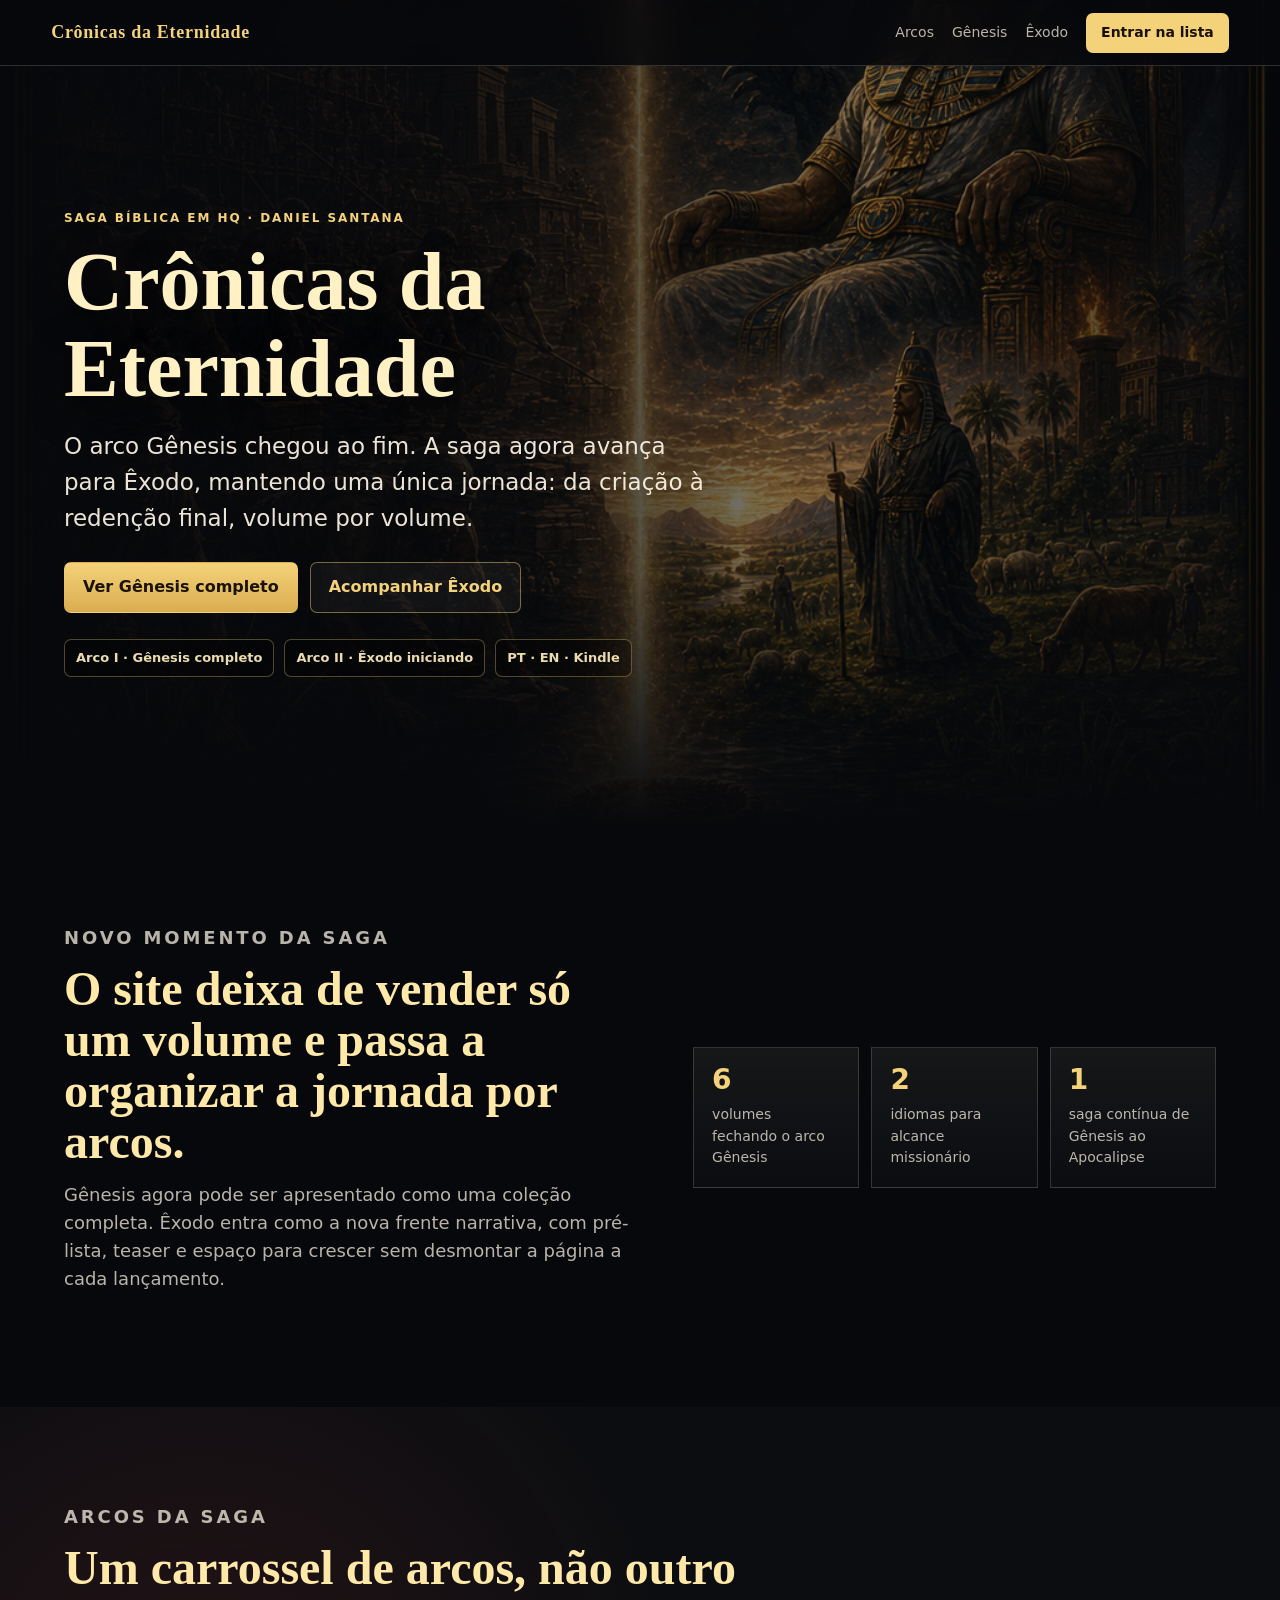
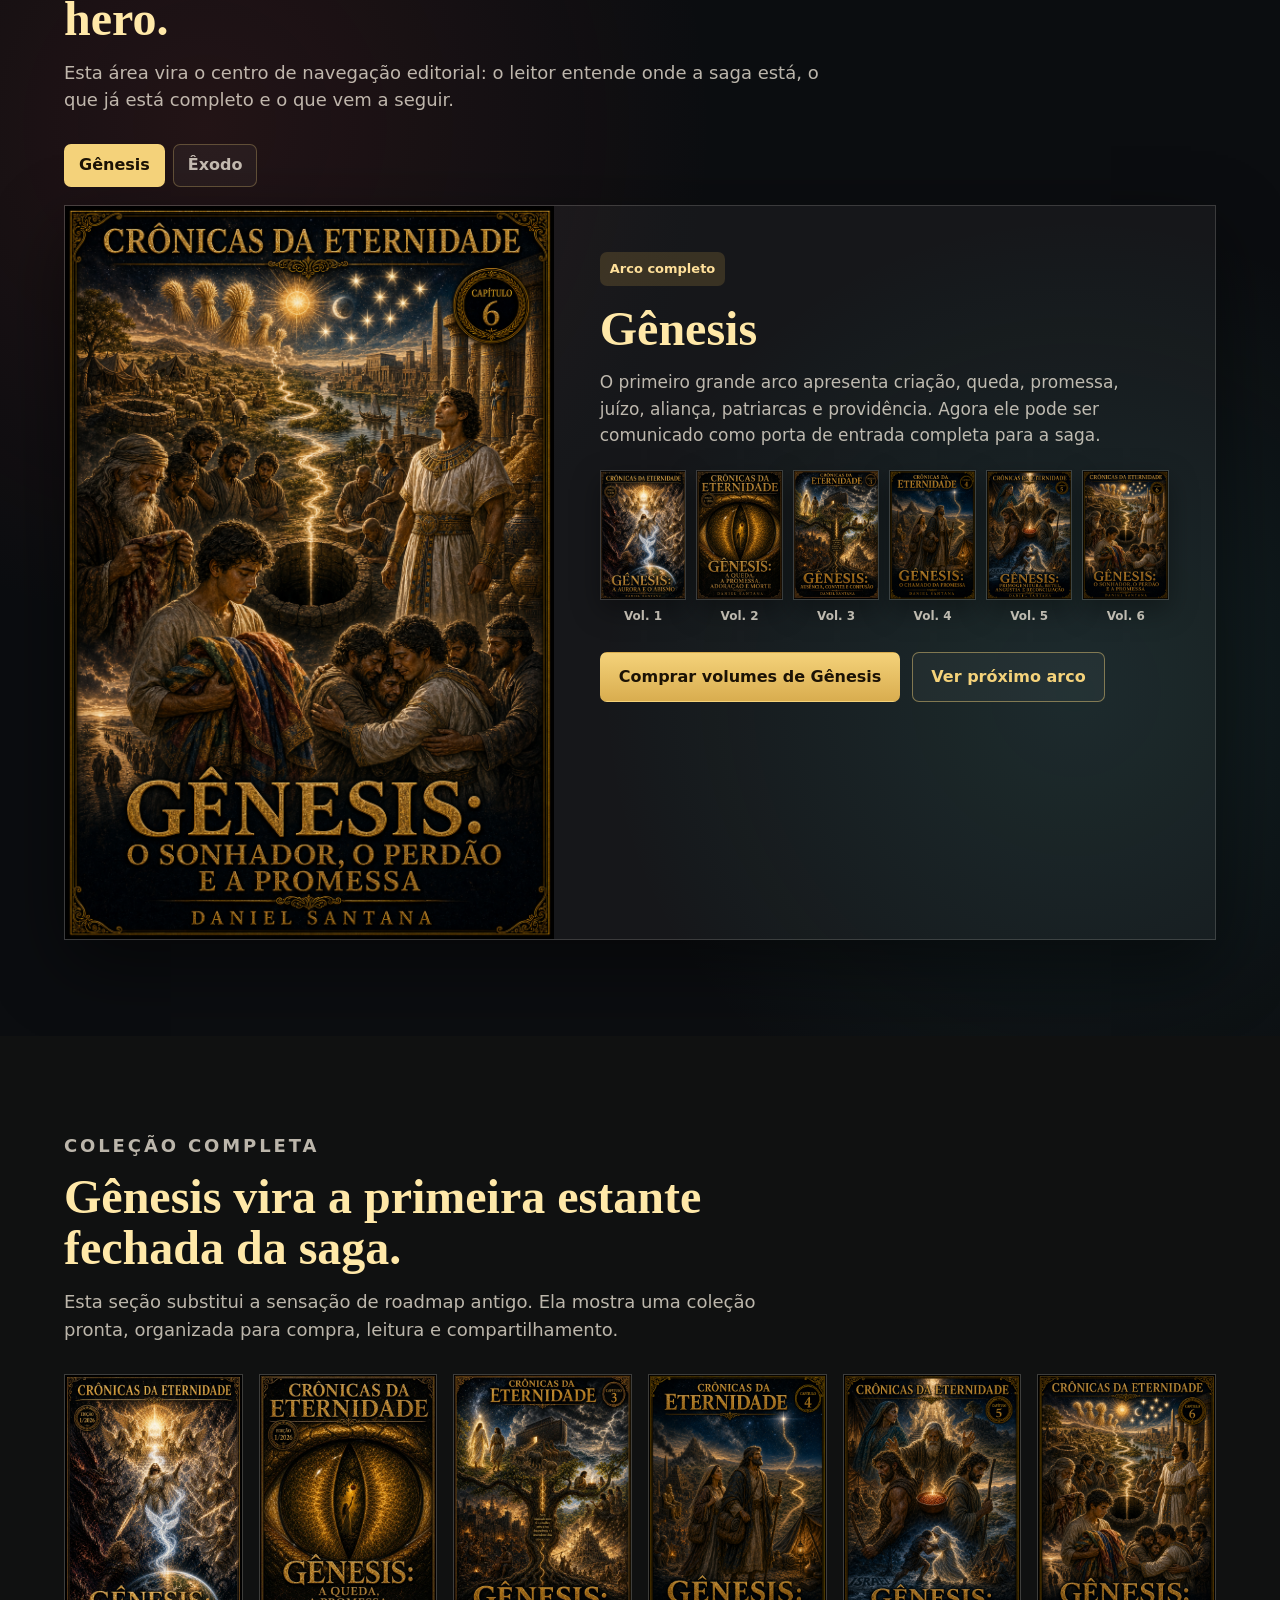
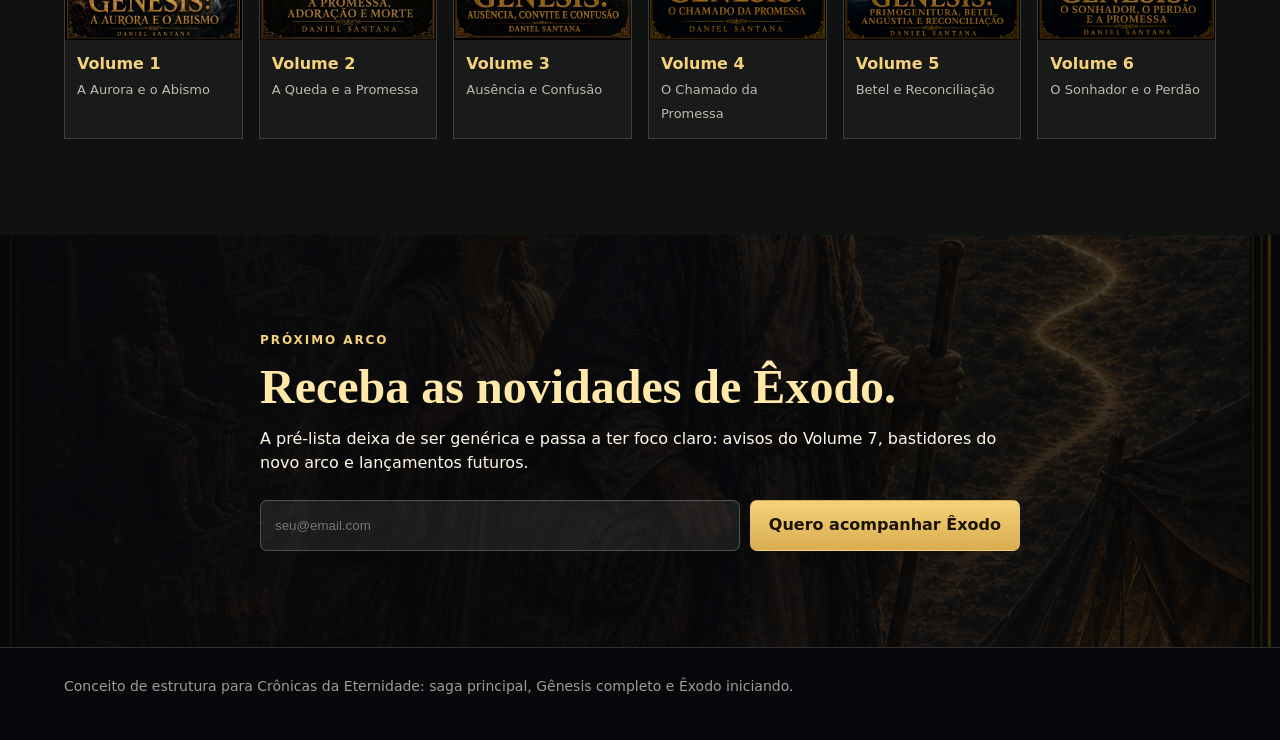
<file: index-conceito-exodo.html>
<!doctype html>
<html lang="pt-BR">
  <head>
    <meta charset="utf-8">
    <meta name="viewport" content="width=device-width, initial-scale=1">
    <title>Crônicas da Eternidade | Conceito Arco Êxodo</title>
    <style>
      :root {
        --ink: #07080b;
        --night: #111820;
        --panel: #151414;
        --paper: #fff7e8;
        --muted: rgba(255, 247, 232, 0.72);
        --line: rgba(255, 247, 232, 0.16);
        --gold: #d9ad4f;
        --gold-2: #f4d27a;
        --red: #8f3131;
        --teal: #3f9a96;
        --blue: #3f7db3;
        --shadow: 0 26px 70px rgba(0, 0, 0, 0.48);
      }

      * { box-sizing: border-box; }
      html { scroll-behavior: smooth; }
      body {
        margin: 0;
        background: var(--ink);
        color: var(--paper);
        font-family: Inter, ui-sans-serif, system-ui, -apple-system, BlinkMacSystemFont, "Segoe UI", sans-serif;
        line-height: 1.55;
      }
      img { display: block; max-width: 100%; }
      a { color: inherit; text-decoration: none; }
      button { font: inherit; }

      .nav {
        position: fixed;
        inset: 0 0 auto;
        z-index: 20;
        display: flex;
        align-items: center;
        justify-content: space-between;
        min-height: 66px;
        padding: 12px clamp(18px, 4vw, 52px);
        background: rgba(7, 8, 11, 0.82);
        border-bottom: 1px solid var(--line);
        backdrop-filter: blur(14px);
      }
      .brand {
        color: var(--gold-2);
        font-family: Georgia, "Times New Roman", serif;
        font-size: 18px;
        font-weight: 800;
        letter-spacing: 0.04em;
      }
      .nav-links {
        display: flex;
        align-items: center;
        gap: 18px;
        color: var(--muted);
        font-size: 14px;
      }
      .nav-links a:last-child {
        min-height: 40px;
        padding: 9px 15px;
        border-radius: 7px;
        background: var(--gold-2);
        color: #1b1205;
        font-weight: 850;
      }

      .button {
        display: inline-flex;
        align-items: center;
        justify-content: center;
        min-height: 48px;
        padding: 12px 18px;
        border: 1px solid transparent;
        border-radius: 7px;
        font-weight: 850;
      }
      .button-primary {
        background: linear-gradient(180deg, var(--gold-2), var(--gold));
        color: #1b1205;
      }
      .button-secondary {
        border-color: rgba(244, 210, 122, 0.45);
        color: var(--gold-2);
        background: rgba(255, 255, 255, 0.04);
      }

      .hero {
        position: relative;
        min-height: 92vh;
        display: grid;
        align-items: center;
        overflow: hidden;
        padding: 112px clamp(18px, 5vw, 72px) 54px;
        background:
          linear-gradient(90deg, rgba(7, 8, 11, 0.98) 0%, rgba(7, 8, 11, 0.88) 36%, rgba(7, 8, 11, 0.42) 68%, rgba(7, 8, 11, 0.84) 100%),
          url("assets/vol7-capa.png") center right / cover no-repeat;
      }
      .hero::after {
        content: "";
        position: absolute;
        inset: auto 0 0;
        height: 32%;
        background: linear-gradient(0deg, var(--ink), transparent);
        pointer-events: none;
      }
      .hero-inner {
        position: relative;
        z-index: 1;
        width: min(760px, 100%);
      }
      .kicker, .eyebrow {
        margin: 0 0 12px;
        color: var(--gold-2);
        font-size: 12px;
        font-weight: 850;
        letter-spacing: 0.16em;
        text-transform: uppercase;
      }
      h1, h2, h3, p { margin-top: 0; }
      h1, h2 {
        font-family: Georgia, "Times New Roman", serif;
        line-height: 1.06;
        letter-spacing: 0;
      }
      h1 {
        max-width: 720px;
        margin-bottom: 16px;
        font-size: clamp(42px, 7vw, 82px);
        color: #fff1c4;
        text-shadow: 0 10px 36px rgba(0, 0, 0, 0.72);
      }
      h2 {
        margin-bottom: 14px;
        font-size: clamp(29px, 4vw, 48px);
        color: #ffe8a8;
      }
      h3 {
        margin-bottom: 8px;
        color: #ffe09a;
        font-size: 21px;
      }
      .hero-copy {
        max-width: 650px;
        color: rgba(255, 247, 232, 0.92);
        font-size: clamp(18px, 2vw, 23px);
      }
      .hero-actions, .section-actions {
        display: flex;
        flex-wrap: wrap;
        gap: 12px;
        margin-top: 26px;
      }
      .badges {
        display: flex;
        flex-wrap: wrap;
        gap: 10px;
        margin-top: 26px;
      }
      .badge {
        padding: 8px 11px;
        border: 1px solid rgba(244, 210, 122, 0.32);
        border-radius: 7px;
        background: rgba(0, 0, 0, 0.34);
        color: rgba(255, 239, 188, 0.92);
        font-size: 13px;
        font-weight: 800;
      }

      section {
        padding: clamp(58px, 8vw, 96px) clamp(18px, 5vw, 72px);
      }
      .section-inner {
        width: min(1180px, 100%);
        margin: 0 auto;
      }
      .intro-grid {
        display: grid;
        grid-template-columns: 1.05fr 0.95fr;
        gap: clamp(24px, 4vw, 54px);
        align-items: center;
      }
      .intro-text p {
        max-width: 680px;
        color: var(--muted);
        font-size: 18px;
      }
      .milestone {
        display: grid;
        grid-template-columns: repeat(3, minmax(0, 1fr));
        gap: 12px;
      }
      .milestone div {
        min-height: 132px;
        padding: 18px;
        border: 1px solid var(--line);
        background: linear-gradient(180deg, rgba(255,255,255,0.06), rgba(255,255,255,0.02));
      }
      .milestone strong {
        display: block;
        color: var(--gold-2);
        font-size: 28px;
        line-height: 1;
      }
      .milestone span {
        display: block;
        margin-top: 10px;
        color: var(--muted);
        font-size: 14px;
      }

      .arcs {
        background:
          radial-gradient(circle at 16% 26%, rgba(143, 49, 49, 0.18), transparent 36%),
          radial-gradient(circle at 84% 72%, rgba(63, 154, 150, 0.14), transparent 34%),
          #0b0d10;
      }
      .section-heading {
        max-width: 760px;
        margin-bottom: 30px;
      }
      .section-heading p {
        color: var(--muted);
        font-size: 18px;
      }
      .arc-tabs {
        display: flex;
        gap: 8px;
        margin-bottom: 18px;
      }
      .arc-tab {
        min-height: 42px;
        padding: 8px 14px;
        border: 1px solid rgba(244, 210, 122, 0.28);
        border-radius: 7px;
        background: rgba(255, 255, 255, 0.04);
        color: var(--muted);
        cursor: pointer;
        font-weight: 850;
      }
      .arc-tab.is-active {
        background: var(--gold-2);
        color: #1b1205;
      }
      .arc-panel {
        display: none;
        border: 1px solid var(--line);
        background: rgba(255, 255, 255, 0.045);
        box-shadow: var(--shadow);
      }
      .arc-panel.is-active {
        display: grid;
        grid-template-columns: 0.85fr 1.15fr;
      }
      .arc-cover {
        min-height: 520px;
        background: #0e1117;
        overflow: hidden;
      }
      .arc-cover img {
        width: 100%;
        height: 100%;
        object-fit: cover;
      }
      .exodus-art {
        min-height: 100%;
        display: grid;
        align-content: end;
        padding: 28px;
        background:
          linear-gradient(180deg, transparent 0%, rgba(7,8,11,0.84) 80%),
          radial-gradient(circle at 50% 24%, rgba(244,210,122,0.3), transparent 18%),
          linear-gradient(145deg, #2d1212 0%, #121820 46%, #0b3135 100%);
      }
      .exodus-art strong {
        color: #fff1c4;
        font-family: Georgia, "Times New Roman", serif;
        font-size: clamp(36px, 5vw, 70px);
        line-height: 0.98;
      }
      .exodus-art span {
        max-width: 360px;
        color: rgba(255, 247, 232, 0.78);
      }
      .arc-copy {
        padding: clamp(24px, 4vw, 46px);
      }
      .arc-status {
        display: inline-flex;
        margin-bottom: 18px;
        padding: 7px 10px;
        border-radius: 7px;
        background: rgba(63, 154, 150, 0.18);
        color: #a7e6df;
        font-size: 13px;
        font-weight: 850;
      }
      .arc-status.complete {
        background: rgba(217, 173, 79, 0.18);
        color: #ffe09a;
      }
      .arc-copy p {
        color: var(--muted);
        font-size: 17px;
      }
      .volume-strip {
        display: grid;
        grid-template-columns: repeat(6, minmax(0, 1fr));
        gap: 10px;
        margin-top: 22px;
      }
      .volume-mini {
        min-width: 0;
      }
      .volume-mini img {
        width: 100%;
        aspect-ratio: 2 / 3;
        object-fit: cover;
        border: 1px solid rgba(255, 247, 232, 0.16);
        box-shadow: 0 10px 26px rgba(0, 0, 0, 0.34);
      }
      .volume-mini span {
        display: block;
        margin-top: 7px;
        color: rgba(255, 247, 232, 0.72);
        font-size: 12px;
        font-weight: 800;
        text-align: center;
      }

      .roadmap-grid {
        display: grid;
        grid-template-columns: repeat(3, minmax(0, 1fr));
        gap: 16px;
      }
      .roadmap-card {
        min-height: 235px;
        padding: 22px;
        border: 1px solid var(--line);
        background: rgba(255,255,255,0.045);
      }
      .roadmap-card img {
        width: 100%;
        aspect-ratio: 2 / 3;
        object-fit: cover;
        margin-bottom: 14px;
        border: 1px solid rgba(255, 247, 232, 0.16);
      }
      .roadmap-card strong {
        color: var(--gold-2);
        font-size: 13px;
        letter-spacing: 0.12em;
        text-transform: uppercase;
      }
      .roadmap-card p { color: var(--muted); }

      .collection {
        background: #101111;
      }
      .shelf {
        display: grid;
        grid-template-columns: repeat(6, minmax(120px, 1fr));
        gap: 16px;
      }
      .book {
        border: 1px solid var(--line);
        background: rgba(255,255,255,0.04);
      }
      .book img {
        width: 100%;
        aspect-ratio: 2 / 3;
        object-fit: cover;
      }
      .book div {
        padding: 12px;
      }
      .book strong {
        display: block;
        color: var(--gold-2);
      }
      .book span {
        color: var(--muted);
        font-size: 13px;
      }

      .prelist {
        background:
          linear-gradient(90deg, rgba(7,8,11,0.94), rgba(7,8,11,0.74)),
          url("assets/vol4-capa.png") center / cover no-repeat;
      }
      .prelist-box {
        max-width: 760px;
      }
      .email-row {
        display: grid;
        grid-template-columns: 1fr auto;
        gap: 10px;
        margin-top: 24px;
      }
      input {
        min-height: 50px;
        width: 100%;
        border: 1px solid rgba(255,255,255,0.22);
        border-radius: 7px;
        background: rgba(255,255,255,0.08);
        color: var(--paper);
        padding: 0 14px;
      }

      footer {
        padding: 28px clamp(18px, 5vw, 72px);
        border-top: 1px solid var(--line);
        color: rgba(255, 247, 232, 0.62);
        font-size: 14px;
      }

      @media (max-width: 900px) {
        .nav-links a:not(:last-child) { display: none; }
        .intro-grid, .arc-panel.is-active { grid-template-columns: 1fr; }
        .arc-cover { min-height: 420px; }
        .roadmap-grid { grid-template-columns: 1fr; }
        .shelf, .volume-strip {
          display: flex;
          overflow-x: auto;
          padding-bottom: 10px;
          scroll-snap-type: x mandatory;
        }
        .book, .volume-mini {
          min-width: 148px;
          scroll-snap-align: start;
        }
        .email-row { grid-template-columns: 1fr; }
      }
    </style>
  </head>
  <body>
    <nav class="nav" aria-label="Navegação principal">
      <a class="brand" href="#topo">Crônicas da Eternidade</a>
      <div class="nav-links">
        <a href="#arcos">Arcos</a>
        <a href="#genesis">Gênesis</a>
        <a href="#exodo">Êxodo</a>
        <a href="#exodo">Entrar na lista</a>
      </div>
    </nav>

    <header class="hero" id="topo">
      <div class="hero-inner">
        <p class="kicker">Saga bíblica em HQ · Daniel Santana</p>
        <h1>Crônicas da Eternidade</h1>
        <p class="hero-copy">
          O arco Gênesis chegou ao fim. A saga agora avança para Êxodo, mantendo
          uma única jornada: da criação à redenção final, volume por volume.
        </p>
        <div class="hero-actions">
          <a class="button button-primary" href="#genesis">Ver Gênesis completo</a>
          <a class="button button-secondary" href="#exodo">Acompanhar Êxodo</a>
        </div>
        <div class="badges">
          <span class="badge">Arco I · Gênesis completo</span>
          <span class="badge">Arco II · Êxodo iniciando</span>
          <span class="badge">PT · EN · Kindle</span>
        </div>
      </div>
    </header>

    <main>
      <section>
        <div class="section-inner intro-grid">
          <div class="intro-text">
            <p class="eyebrow">Novo momento da saga</p>
            <h2>O site deixa de vender só um volume e passa a organizar a jornada por arcos.</h2>
            <p>
              Gênesis agora pode ser apresentado como uma coleção completa. Êxodo
              entra como a nova frente narrativa, com pré-lista, teaser e espaço
              para crescer sem desmontar a página a cada lançamento.
            </p>
          </div>
          <div class="milestone" aria-label="Resumo da saga">
            <div>
              <strong>6</strong>
              <span>volumes fechando o arco Gênesis</span>
            </div>
            <div>
              <strong>2</strong>
              <span>idiomas para alcance missionário</span>
            </div>
            <div>
              <strong>1</strong>
              <span>saga contínua de Gênesis ao Apocalipse</span>
            </div>
          </div>
        </div>
      </section>

      <section class="arcs" id="arcos">
        <div class="section-inner">
          <div class="section-heading">
            <p class="eyebrow">Arcos da saga</p>
            <h2>Um carrossel de arcos, não outro hero.</h2>
            <p>
              Esta área vira o centro de navegação editorial: o leitor entende
              onde a saga está, o que já está completo e o que vem a seguir.
            </p>
          </div>

          <div class="arc-tabs" role="tablist" aria-label="Selecionar arco">
            <button class="arc-tab is-active" type="button" data-arc-tab="genesis">Gênesis</button>
            <button class="arc-tab" type="button" data-arc-tab="exodo">Êxodo</button>
          </div>

          <article class="arc-panel is-active" data-arc-panel="genesis" id="genesis">
            <div class="arc-cover">
              <img src="assets/vol6-capa.png" alt="Capa do Volume 6 de Crônicas da Eternidade">
            </div>
            <div class="arc-copy">
              <span class="arc-status complete">Arco completo</span>
              <h2>Gênesis</h2>
              <p>
                O primeiro grande arco apresenta criação, queda, promessa,
                juízo, aliança, patriarcas e providência. Agora ele pode ser
                comunicado como porta de entrada completa para a saga.
              </p>
              <div class="volume-strip" aria-label="Volumes do arco Gênesis">
                <div class="volume-mini"><img src="assets/vol1-capa-pt.webp" alt="Volume 1"><span>Vol. 1</span></div>
                <div class="volume-mini"><img src="assets/vol2-capa.webp" alt="Volume 2"><span>Vol. 2</span></div>
                <div class="volume-mini"><img src="assets/vol3-capa.webp" alt="Volume 3"><span>Vol. 3</span></div>
                <div class="volume-mini"><img src="assets/vol4-capa.png" alt="Volume 4"><span>Vol. 4</span></div>
                <div class="volume-mini"><img src="assets/vol5-capa.png" alt="Volume 5"><span>Vol. 5</span></div>
                <div class="volume-mini"><img src="assets/vol6-capa.png" alt="Volume 6"><span>Vol. 6</span></div>
              </div>
              <div class="section-actions">
                <a class="button button-primary" href="#colecao-genesis">Comprar volumes de Gênesis</a>
                <a class="button button-secondary" href="#exodo">Ver próximo arco</a>
              </div>
            </div>
          </article>

          <article class="arc-panel" data-arc-panel="exodo" id="exodo">
            <div class="arc-cover">
              <img src="assets/vol7-capa.png" alt="Capa do Volume 7 de Crônicas da Eternidade">
            </div>
            <div class="arc-copy">
              <span class="arc-status">Novo arco iniciando</span>
              <h2>Êxodo</h2>
              <p>
                Depois da formação da família da promessa, a saga entra no arco
                da libertação. As primeiras capas de Êxodo já podem funcionar
                como sinal visual do novo momento da série.
              </p>
              <div class="roadmap-grid">
                <div class="roadmap-card">
                  <img src="assets/vol7-capa.png" alt="Capa do Volume 7 em português">
                  <strong>Volume 7</strong>
                  <h3>Primeiro volume de Êxodo</h3>
                  <p>Capa em português adicionada ao acervo visual do site.</p>
                </div>
                <div class="roadmap-card">
                  <img src="assets/vol8-capa.png" alt="Capa do Volume 8 em português">
                  <strong>Volume 8</strong>
                  <h3>Segundo volume de Êxodo</h3>
                  <p>Capa em português adicionada ao acervo visual do site.</p>
                </div>
                <div class="roadmap-card">
                  <img src="assets/vol7-capa-en.png" alt="Volume 7 cover in English">
                  <strong>EN edition</strong>
                  <h3>English covers ready</h3>
                  <p>As capas em inglês dos volumes 7 e 8 também já estão no projeto.</p>
                </div>
              </div>
              <div class="section-actions">
                <a class="button button-primary" href="#lista-exodo">Entrar na lista de Êxodo</a>
                <a class="button button-secondary" href="#colecao-genesis">Começar por Gênesis</a>
              </div>
            </div>
          </article>
        </div>
      </section>

      <section class="collection" id="colecao-genesis">
        <div class="section-inner">
          <div class="section-heading">
            <p class="eyebrow">Coleção completa</p>
            <h2>Gênesis vira a primeira estante fechada da saga.</h2>
            <p>
              Esta seção substitui a sensação de roadmap antigo. Ela mostra uma
              coleção pronta, organizada para compra, leitura e compartilhamento.
            </p>
          </div>
          <div class="shelf">
            <article class="book">
              <img src="assets/vol1-capa-pt.webp" alt="Volume 1">
              <div><strong>Volume 1</strong><span>A Aurora e o Abismo</span></div>
            </article>
            <article class="book">
              <img src="assets/vol2-capa.webp" alt="Volume 2">
              <div><strong>Volume 2</strong><span>A Queda e a Promessa</span></div>
            </article>
            <article class="book">
              <img src="assets/vol3-capa.webp" alt="Volume 3">
              <div><strong>Volume 3</strong><span>Ausência e Confusão</span></div>
            </article>
            <article class="book">
              <img src="assets/vol4-capa.png" alt="Volume 4">
              <div><strong>Volume 4</strong><span>O Chamado da Promessa</span></div>
            </article>
            <article class="book">
              <img src="assets/vol5-capa.png" alt="Volume 5">
              <div><strong>Volume 5</strong><span>Betel e Reconciliação</span></div>
            </article>
            <article class="book">
              <img src="assets/vol6-capa.png" alt="Volume 6">
              <div><strong>Volume 6</strong><span>O Sonhador e o Perdão</span></div>
            </article>
          </div>
        </div>
      </section>

      <section class="prelist" id="lista-exodo">
        <div class="section-inner prelist-box">
          <p class="eyebrow">Próximo arco</p>
          <h2>Receba as novidades de Êxodo.</h2>
          <p>
            A pré-lista deixa de ser genérica e passa a ter foco claro: avisos
            do Volume 7, bastidores do novo arco e lançamentos futuros.
          </p>
          <form class="email-row">
            <input type="email" placeholder="seu@email.com" aria-label="Seu e-mail">
            <button class="button button-primary" type="submit">Quero acompanhar Êxodo</button>
          </form>
        </div>
      </section>
    </main>

    <footer>
      <p>Conceito de estrutura para Crônicas da Eternidade: saga principal, Gênesis completo e Êxodo iniciando.</p>
    </footer>

    <script>
      document.querySelectorAll("[data-arc-tab]").forEach((button) => {
        button.addEventListener("click", () => {
          const target = button.dataset.arcTab;
          document.querySelectorAll("[data-arc-tab]").forEach((tab) => {
            tab.classList.toggle("is-active", tab === button);
          });
          document.querySelectorAll("[data-arc-panel]").forEach((panel) => {
            panel.classList.toggle("is-active", panel.dataset.arcPanel === target);
          });
        });
      });
    </script>
  </body>
</html>
</file>
